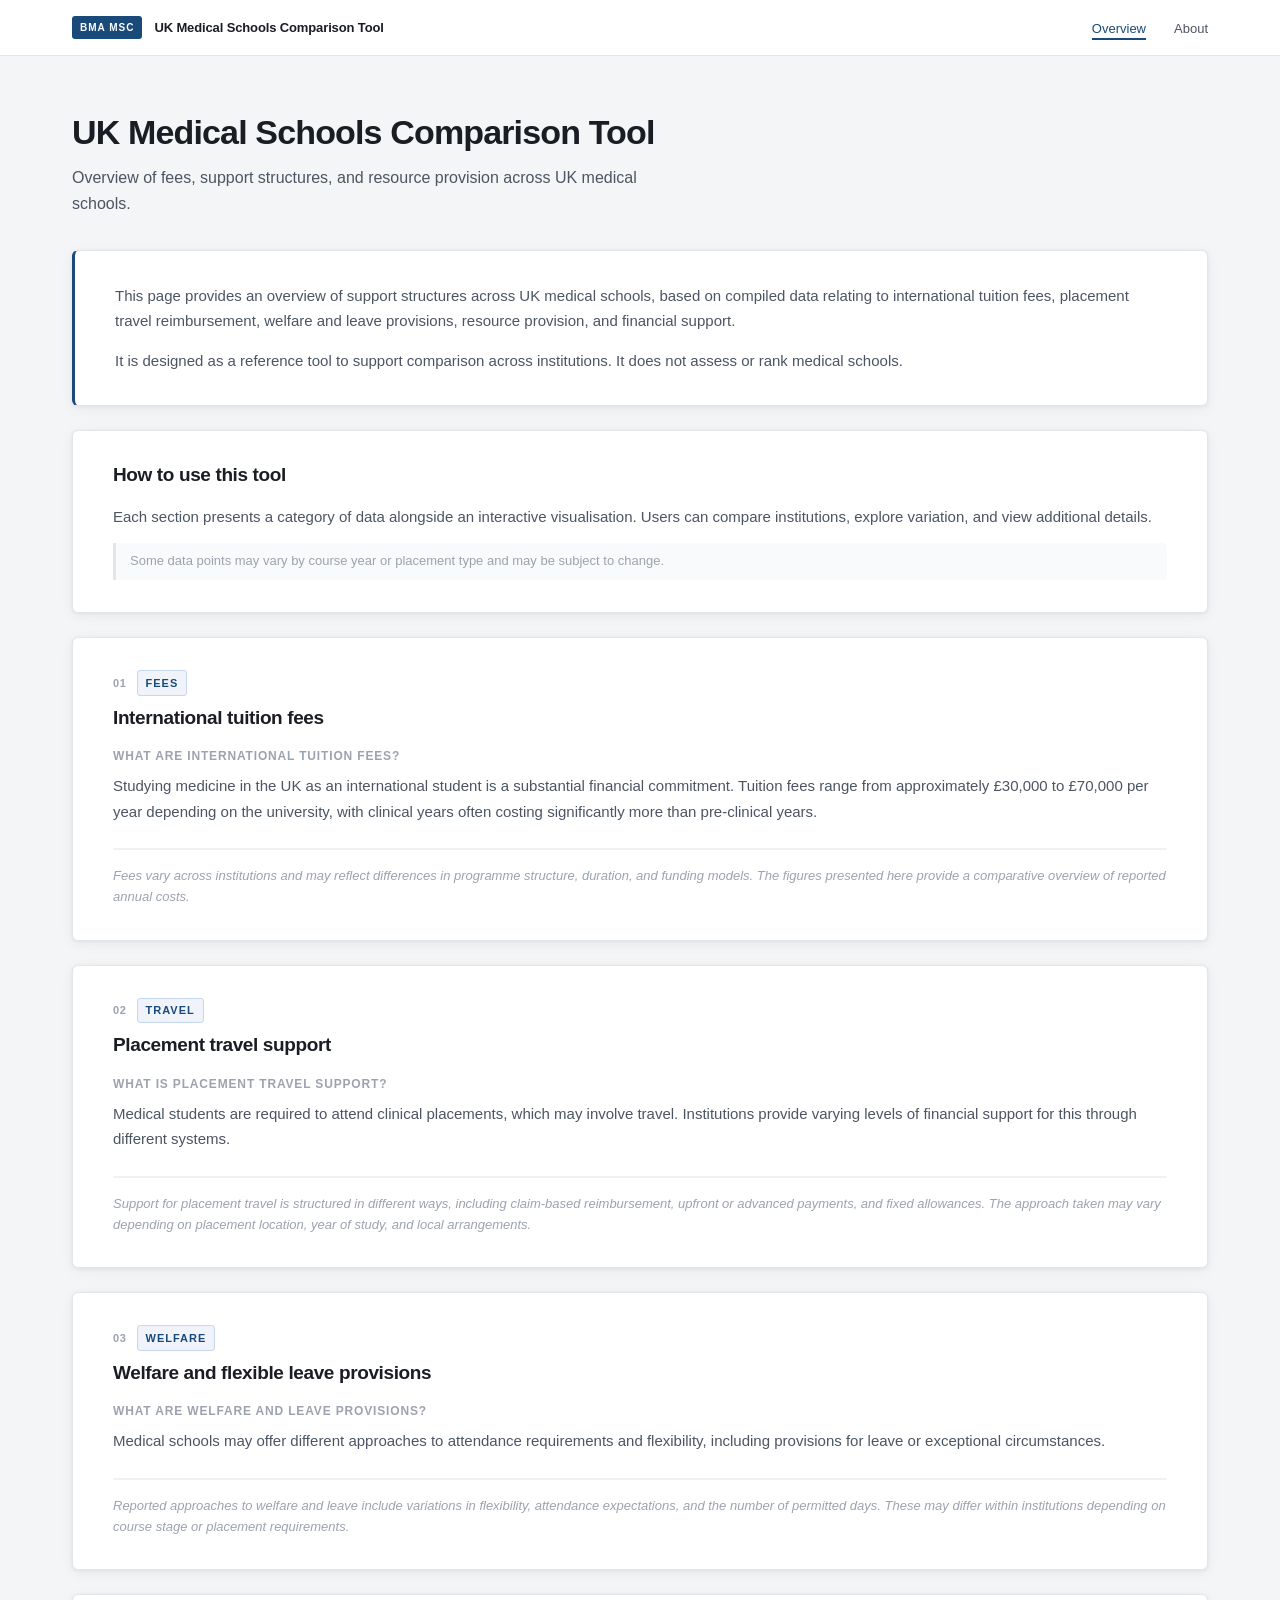
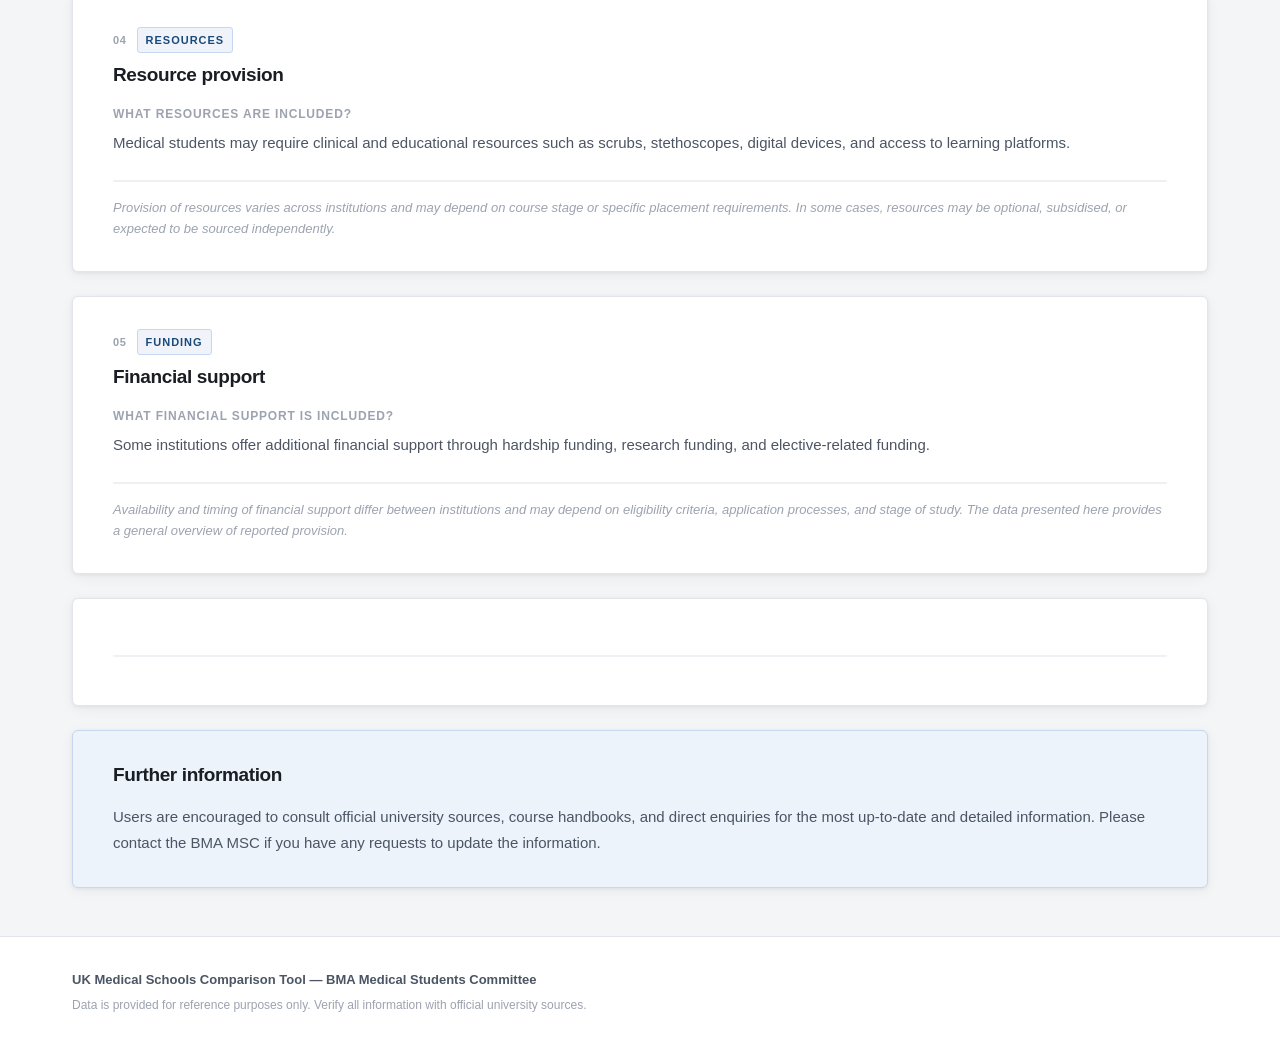
<file: index.html>
<!DOCTYPE html>
<html lang="en">
<head>
  <meta charset="UTF-8">
  <meta name="viewport" content="width=device-width, initial-scale=1.0">
  <meta name="description" content="UK Medical Schools Comparison Tool — compare international fees, support structures, and resource provision across UK medical schools.">
  <title>UK Medical Schools Comparison Tool</title>
  <link rel="stylesheet" href="css/styles.css">
</head>
<body>

  <header class="site-header">
    <div class="container">
      <nav class="nav">
        <div class="nav-brand">
          <span class="nav-tag">BMA MSC</span>
          <span class="nav-title">UK Medical Schools Comparison Tool</span>
        </div>
        <ul class="nav-links">
          <li><a href="index.html" class="active">Overview</a></li>
          <li><a href="about.html">About</a></li>
        </ul>
      </nav>
    </div>
  </header>

  <main>
    <div class="container">

      <!-- Hero -->
      <section class="hero">
        <h1 class="hero-title">UK Medical Schools Comparison Tool</h1>
        <p class="hero-subtitle">Overview of fees, support structures, and resource provision across UK medical schools.</p>
      </section>

      <!-- Intro -->
      <section class="panel intro-panel">
        <p>This page provides an overview of support structures across UK medical schools, based on compiled data relating to international tuition fees, placement travel reimbursement, welfare and leave provisions, resource provision, and financial support.</p>
        <p>It is designed as a reference tool to support comparison across institutions. It does not assess or rank medical schools.</p>
      </section>

      <!-- How to use -->
      <section class="panel">
        <h2 class="panel-heading">How to use this tool</h2>
        <p>Each section presents a category of data alongside an interactive visualisation. Users can compare institutions, explore variation, and view additional details.</p>
        <p class="note">Some data points may vary by course year or placement type and may be subject to change.</p>
      </section>

      <!-- Section 1: Tuition Fees -->
      <section class="panel data-panel" id="tuition-fees">
        <div class="section-label-row">
          <span class="section-num">01</span>
          <span class="section-tag">Fees</span>
        </div>
        <h2 class="panel-heading">International tuition fees</h2>
        <p class="sub-label">What are international tuition fees?</p>
        <p>Studying medicine in the UK as an international student is a substantial financial commitment. Tuition fees range from approximately £30,000 to £70,000 per year depending on the university, with clinical years often costing significantly more than pre-clinical years.</p>
        <div class="flourish-container">
          <div class="flourish-embed flourish-chart" data-src="story/3597189"><script src="https://public.flourish.studio/resources/embed.js"></script><noscript><img src="https://public.flourish.studio/story/3597189/thumbnail" width="100%" alt="visualization" /></noscript></div>
        </div>
        <p class="chart-caption">Fees vary across institutions and may reflect differences in programme structure, duration, and funding models. The figures presented here provide a comparative overview of reported annual costs.</p>
      </section>

      <!-- Section 2: Travel Support -->
      <section class="panel data-panel" id="travel-support">
        <div class="section-label-row">
          <span class="section-num">02</span>
          <span class="section-tag">Travel</span>
        </div>
        <h2 class="panel-heading">Placement travel support</h2>
        <p class="sub-label">What is placement travel support?</p>
        <p>Medical students are required to attend clinical placements, which may involve travel. Institutions provide varying levels of financial support for this through different systems.</p>
        <div class="flourish-container">
          <div class="flourish-embed flourish-chart" data-src="visualisation/27810907"><script src="https://public.flourish.studio/resources/embed.js"></script><noscript><img src="https://public.flourish.studio/visualisation/27810907/thumbnail" width="100%" alt="visualization" /></noscript></div>
        </div>
        <p class="chart-caption">Support for placement travel is structured in different ways, including claim-based reimbursement, upfront or advanced payments, and fixed allowances. The approach taken may vary depending on placement location, year of study, and local arrangements.</p>
      </section>

      <!-- Section 3: Welfare & Leave -->
      <section class="panel data-panel" id="welfare-leave">
        <div class="section-label-row">
          <span class="section-num">03</span>
          <span class="section-tag">Welfare</span>
        </div>
        <h2 class="panel-heading">Welfare and flexible leave provisions</h2>
        <p class="sub-label">What are welfare and leave provisions?</p>
        <p>Medical schools may offer different approaches to attendance requirements and flexibility, including provisions for leave or exceptional circumstances.</p>
        <div class="flourish-container">
          <div class="flourish-embed flourish-chart" data-src="visualisation/27818042"><script src="https://public.flourish.studio/resources/embed.js"></script><noscript><img src="https://public.flourish.studio/visualisation/27818042/thumbnail" width="100%" alt="visualization" /></noscript></div>
        </div>
        <p class="chart-caption">Reported approaches to welfare and leave include variations in flexibility, attendance expectations, and the number of permitted days. These may differ within institutions depending on course stage or placement requirements.</p>
      </section>

      <!-- Section 4: Resources -->
      <section class="panel data-panel" id="resources">
        <div class="section-label-row">
          <span class="section-num">04</span>
          <span class="section-tag">Resources</span>
        </div>
        <h2 class="panel-heading">Resource provision</h2>
        <p class="sub-label">What resources are included?</p>
        <p>Medical students may require clinical and educational resources such as scrubs, stethoscopes, digital devices, and access to learning platforms.</p>
        <div class="flourish-container">
          <div class="flourish-embed flourish-chart" data-src="visualisation/27800569"><script src="https://public.flourish.studio/resources/embed.js"></script><noscript><img src="https://public.flourish.studio/visualisation/27800569/thumbnail" width="100%" alt="visualization" /></noscript></div>
        </div>
        <p class="chart-caption">Provision of resources varies across institutions and may depend on course stage or specific placement requirements. In some cases, resources may be optional, subsidised, or expected to be sourced independently.</p>
      </section>

      <!-- Section 5: Financial Support -->
      <section class="panel data-panel" id="financial-support">
        <div class="section-label-row">
          <span class="section-num">05</span>
          <span class="section-tag">Funding</span>
        </div>
        <h2 class="panel-heading">Financial support</h2>
        <p class="sub-label">What financial support is included?</p>
        <p>Some institutions offer additional financial support through hardship funding, research funding, and elective-related funding.</p>
        <div class="flourish-container">
          <div class="flourish-embed flourish-chart" data-src="visualisation/28546764"><script src="https://public.flourish.studio/resources/embed.js"></script><noscript><img src="https://public.flourish.studio/visualisation/28546764/thumbnail" width="100%" alt="visualization" /></noscript></div>
        </div>
        <p class="chart-caption">Availability and timing of financial support differ between institutions and may depend on eligibility criteria, application processes, and stage of study. The data presented here provides a general overview of reported provision.</p>
      </section>

      <!-- Summary Chart -->
      <section class="panel data-panel" id="summary">
        <div class="flourish-container">
          <div class="flourish-embed flourish-chart" data-src="visualisation/28546052"><script src="https://public.flourish.studio/resources/embed.js"></script><noscript><img src="https://public.flourish.studio/visualisation/28546052/thumbnail" width="100%" alt="visualization" /></noscript></div>
        </div>
      </section>

      <!-- Further Information -->
      <section class="panel further-panel" id="further-info">
        <h2 class="panel-heading">Further information</h2>
        <p>Users are encouraged to consult official university sources, course handbooks, and direct enquiries for the most up-to-date and detailed information. Please contact the BMA MSC if you have any requests to update the information.</p>
      </section>

    </div>
  </main>

  <footer class="site-footer">
    <div class="container">
      <div class="footer-inner">
        <p class="footer-text">UK Medical Schools Comparison Tool &mdash; BMA Medical Students Committee</p>
        <p class="footer-note">Data is provided for reference purposes only. Verify all information with official university sources.</p>
      </div>
    </div>
  </footer>

  <script src="js/app.js"></script>
</body>
</html>
</file>
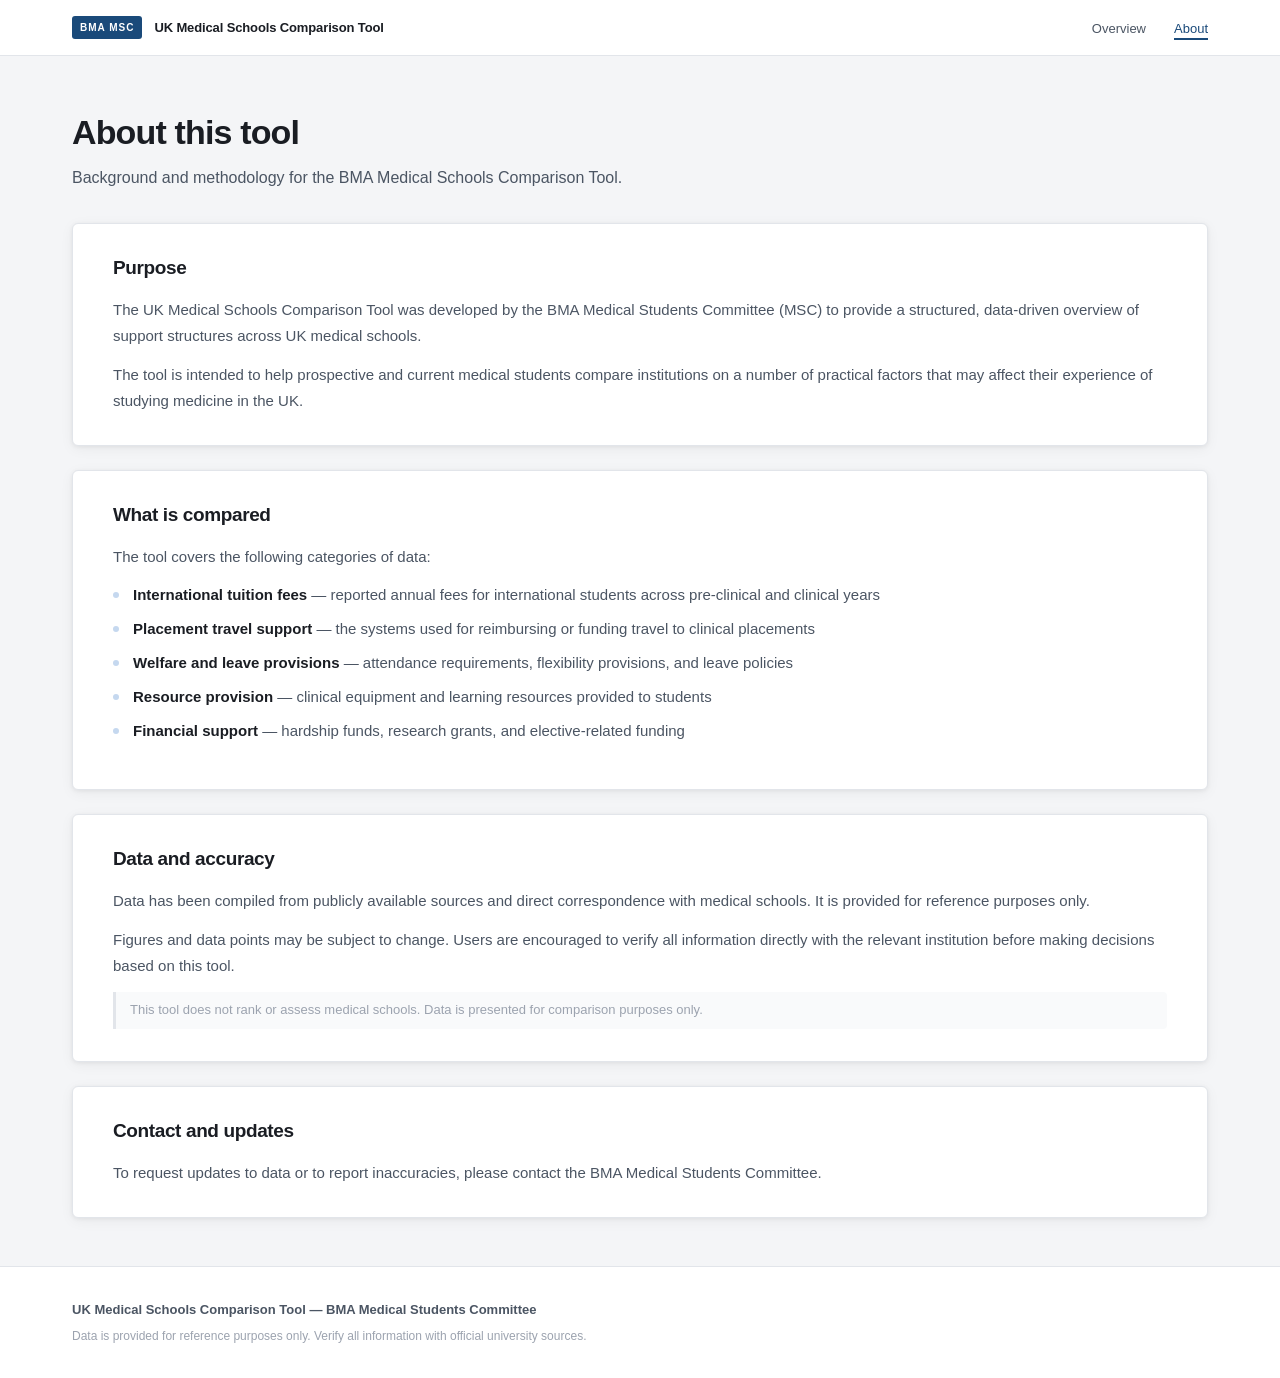
<file: about.html>
<!DOCTYPE html>
<html lang="en">
<head>
  <meta charset="UTF-8">
  <meta name="viewport" content="width=device-width, initial-scale=1.0">
  <meta name="description" content="About the UK Medical Schools Comparison Tool — BMA Medical Students Committee.">
  <title>About &mdash; UK Medical Schools Comparison Tool</title>
  <link rel="stylesheet" href="css/styles.css">
</head>
<body>

  <header class="site-header">
    <div class="container">
      <nav class="nav">
        <div class="nav-brand">
          <span class="nav-tag">BMA MSC</span>
          <span class="nav-title">UK Medical Schools Comparison Tool</span>
        </div>
        <ul class="nav-links">
          <li><a href="index.html">Overview</a></li>
          <li><a href="about.html" class="active">About</a></li>
        </ul>
      </nav>
    </div>
  </header>

  <main>
    <div class="container">

      <section class="hero">
        <h1 class="hero-title">About this tool</h1>
        <p class="hero-subtitle">Background and methodology for the BMA Medical Schools Comparison Tool.</p>
      </section>

      <section class="panel">
        <h2 class="panel-heading">Purpose</h2>
        <p>The UK Medical Schools Comparison Tool was developed by the BMA Medical Students Committee (MSC) to provide a structured, data-driven overview of support structures across UK medical schools.</p>
        <p>The tool is intended to help prospective and current medical students compare institutions on a number of practical factors that may affect their experience of studying medicine in the UK.</p>
      </section>

      <section class="panel">
        <h2 class="panel-heading">What is compared</h2>
        <p>The tool covers the following categories of data:</p>
        <ul class="about-list">
          <li><strong>International tuition fees</strong> &mdash; reported annual fees for international students across pre-clinical and clinical years</li>
          <li><strong>Placement travel support</strong> &mdash; the systems used for reimbursing or funding travel to clinical placements</li>
          <li><strong>Welfare and leave provisions</strong> &mdash; attendance requirements, flexibility provisions, and leave policies</li>
          <li><strong>Resource provision</strong> &mdash; clinical equipment and learning resources provided to students</li>
          <li><strong>Financial support</strong> &mdash; hardship funds, research grants, and elective-related funding</li>
        </ul>
      </section>

      <section class="panel">
        <h2 class="panel-heading">Data and accuracy</h2>
        <p>Data has been compiled from publicly available sources and direct correspondence with medical schools. It is provided for reference purposes only.</p>
        <p>Figures and data points may be subject to change. Users are encouraged to verify all information directly with the relevant institution before making decisions based on this tool.</p>
        <p class="note">This tool does not rank or assess medical schools. Data is presented for comparison purposes only.</p>
      </section>

      <section class="panel">
        <h2 class="panel-heading">Contact and updates</h2>
        <p>To request updates to data or to report inaccuracies, please contact the BMA Medical Students Committee.</p>
      </section>

    </div>
  </main>

  <footer class="site-footer">
    <div class="container">
      <div class="footer-inner">
        <p class="footer-text">UK Medical Schools Comparison Tool &mdash; BMA Medical Students Committee</p>
        <p class="footer-note">Data is provided for reference purposes only. Verify all information with official university sources.</p>
      </div>
    </div>
  </footer>

</body>
</html>
</file>
<file: css/styles.css>
/* ============================================================
   UK Medical Schools Comparison Tool — Stylesheet
   Clinical / academic aesthetic. Max-width 1200px.
   ============================================================ */

/* --- Reset & custom properties --- */
*, *::before, *::after {
  box-sizing: border-box;
  margin: 0;
  padding: 0;
}

:root {
  --bg:            #f4f5f7;
  --card-bg:       #ffffff;
  --border:        #e2e5ea;
  --border-light:  #eef0f3;
  --text-primary:  #1a1d23;
  --text-secondary:#4b5563;
  --text-muted:    #9ca3af;
  --accent:        #1a4a7a;
  --accent-mid:    #2563a8;
  --accent-light:  #edf3fb;
  --accent-border: #c5d8ef;
  --tag-bg:        #f0f4fa;
  --tag-text:      #1a4a7a;
  --green-bg:      #ecfdf5;
  --green-text:    #065f46;
  --amber-bg:      #fffbeb;
  --amber-text:    #92400e;
  --red-bg:        #fef2f2;
  --red-text:      #991b1b;
  --shadow-sm:     0 1px 3px rgba(0,0,0,0.06), 0 1px 8px rgba(0,0,0,0.04);
  --shadow:        0 1px 4px rgba(0,0,0,0.06), 0 3px 14px rgba(0,0,0,0.05);
  --radius:        6px;
  --max-width:     1200px;
  --font:          -apple-system, BlinkMacSystemFont, 'Segoe UI', 'Inter',
                   'Helvetica Neue', Arial, sans-serif;
}

html {
  scroll-behavior: smooth;
  font-size: 16px;
}

body {
  font-family: var(--font);
  background: var(--bg);
  color: var(--text-primary);
  line-height: 1.7;
  -webkit-font-smoothing: antialiased;
  -moz-osx-font-smoothing: grayscale;
}

/* --- Layout --- */
.container {
  max-width: var(--max-width);
  margin: 0 auto;
  padding: 0 2rem;
}

/* --- Header & Navigation --- */
.site-header {
  background: #ffffff;
  border-bottom: 1px solid var(--border);
  position: sticky;
  top: 0;
  z-index: 100;
}

.nav {
  display: flex;
  align-items: center;
  justify-content: space-between;
  padding: 0.875rem 0;
  gap: 1.5rem;
}

.nav-brand {
  display: flex;
  align-items: center;
  gap: 0.75rem;
  min-width: 0;
}

.nav-tag {
  flex-shrink: 0;
  background: var(--accent);
  color: #ffffff;
  font-size: 0.625rem;
  font-weight: 700;
  letter-spacing: 0.1em;
  text-transform: uppercase;
  padding: 0.2rem 0.5rem;
  border-radius: 3px;
}

.nav-title {
  font-size: 0.8125rem;
  font-weight: 600;
  color: var(--text-primary);
  letter-spacing: -0.01em;
  white-space: nowrap;
  overflow: hidden;
  text-overflow: ellipsis;
}

.nav-links {
  list-style: none;
  display: flex;
  gap: 1.75rem;
  flex-shrink: 0;
}

.nav-links a {
  font-size: 0.8125rem;
  font-weight: 500;
  color: var(--text-secondary);
  text-decoration: none;
  padding-bottom: 2px;
  border-bottom: 2px solid transparent;
  transition: color 0.15s ease, border-color 0.15s ease;
}

.nav-links a:hover,
.nav-links a.active {
  color: var(--accent);
  border-bottom-color: var(--accent);
}

/* --- Hero --- */
.hero {
  padding: 3.5rem 0 2rem;
}

.hero-title {
  font-size: clamp(1.5rem, 3vw, 2.125rem);
  font-weight: 700;
  letter-spacing: -0.025em;
  line-height: 1.2;
  color: var(--text-primary);
  margin-bottom: 0.75rem;
}

.hero-subtitle {
  font-size: 1rem;
  color: var(--text-secondary);
  max-width: 620px;
  line-height: 1.65;
}

/* --- Panels --- */
.panel {
  background: var(--card-bg);
  border: 1px solid var(--border);
  border-radius: var(--radius);
  padding: 2rem 2.5rem;
  margin-bottom: 1.5rem;
  box-shadow: var(--shadow);
}

.panel-heading {
  font-size: 1.1875rem;
  font-weight: 700;
  letter-spacing: -0.02em;
  color: var(--text-primary);
  margin-bottom: 1rem;
  line-height: 1.3;
}

.panel p {
  color: var(--text-secondary);
  font-size: 0.9375rem;
  margin-bottom: 0.875rem;
  line-height: 1.7;
}

.panel p:last-child {
  margin-bottom: 0;
}

/* --- Section label row --- */
.section-label-row {
  display: flex;
  align-items: center;
  gap: 0.625rem;
  margin-bottom: 0.625rem;
}

.section-num {
  font-size: 0.6875rem;
  font-weight: 700;
  color: var(--text-muted);
  letter-spacing: 0.06em;
  font-variant-numeric: tabular-nums;
}

.section-tag {
  font-size: 0.6875rem;
  font-weight: 600;
  text-transform: uppercase;
  letter-spacing: 0.09em;
  color: var(--tag-text);
  background: var(--tag-bg);
  padding: 0.15rem 0.5rem;
  border-radius: 3px;
  border: 1px solid var(--accent-border);
}

.sub-label {
  font-size: 0.75rem !important;
  font-weight: 700;
  text-transform: uppercase;
  letter-spacing: 0.07em;
  color: var(--text-muted) !important;
  margin-bottom: 0.4rem !important;
}

/* --- Note / callout --- */
.note {
  background: #f9fafb;
  border-left: 3px solid var(--border);
  padding: 0.5rem 0.875rem;
  font-size: 0.8125rem !important;
  color: var(--text-muted) !important;
  border-radius: 0 4px 4px 0;
  line-height: 1.6 !important;
}

/* --- Flourish embed --- */
.flourish-container {
  margin: 1.5rem 0 1rem;
  border-radius: 4px;
  overflow: hidden;
  border: 1px solid var(--border-light);
}

.flourish-container .flourish-embed {
  display: block;
  width: 100%;
}

/* --- Chart placeholders --- */
.chart-container {
  position: relative;
  margin: 1.5rem 0 1rem;
  background: #f9fafb;
  border: 1px solid var(--border-light);
  border-radius: 4px;
  overflow: hidden;
  min-height: 260px;
  display: flex;
  align-items: stretch;
}

.chart-img {
  width: 100%;
  height: auto;
  display: block;
  min-height: 260px;
  object-fit: cover;
  opacity: 0.5;
}

.chart-overlay {
  position: absolute;
  inset: 0;
  display: flex;
  align-items: center;
  justify-content: center;
  background: repeating-linear-gradient(
    45deg,
    transparent,
    transparent 12px,
    rgba(0, 0, 0, 0.015) 12px,
    rgba(0, 0, 0, 0.015) 24px
  );
}

.chart-type-label {
  font-size: 0.7rem;
  font-weight: 600;
  text-transform: uppercase;
  letter-spacing: 0.09em;
  color: var(--text-muted);
  background: rgba(255, 255, 255, 0.92);
  padding: 0.35rem 0.875rem;
  border-radius: 3px;
  border: 1px solid var(--border);
}

.chart-caption {
  font-size: 0.8125rem !important;
  color: var(--text-muted) !important;
  font-style: italic;
  line-height: 1.6 !important;
}

/* --- Intro & further panels --- */
.intro-panel {
  border-left: 3px solid var(--accent);
}

.further-panel {
  background: var(--accent-light);
  border-color: var(--accent-border);
}

/* --- Comparison table --- */
.table-controls {
  display: flex;
  align-items: center;
  justify-content: space-between;
  margin: 1rem 0;
  gap: 0.75rem;
  flex-wrap: wrap;
}

.filter-group {
  display: flex;
  gap: 0.5rem;
  flex-wrap: wrap;
}

.filter-select {
  padding: 0.45rem 0.65rem;
  border: 1px solid var(--border);
  border-radius: 4px;
  font-size: 0.8125rem;
  font-family: var(--font);
  color: var(--text-secondary);
  background: #ffffff;
  outline: none;
  cursor: pointer;
  transition: border-color 0.15s;
}

.filter-select:focus {
  border-color: var(--accent-mid);
  box-shadow: 0 0 0 3px rgba(37,99,168,0.1);
}

.search-input {
  width: 280px;
  padding: 0.5rem 0.75rem;
  border: 1px solid var(--border);
  border-radius: 4px;
  font-size: 0.875rem;
  font-family: var(--font);
  color: var(--text-primary);
  background: #ffffff;
  outline: none;
  transition: border-color 0.15s, box-shadow 0.15s;
}

.search-input:focus {
  border-color: var(--accent-mid);
  box-shadow: 0 0 0 3px rgba(37, 99, 168, 0.1);
}

.search-input::placeholder {
  color: var(--text-muted);
}

.table-meta {
  font-size: 0.8125rem;
  color: var(--text-muted);
}

.table-wrapper {
  overflow-x: auto;
  border: 1px solid var(--border);
  border-radius: 5px;
}

.comparison-table {
  width: 100%;
  border-collapse: collapse;
  font-size: 0.875rem;
}

.comparison-table thead th {
  text-align: left;
  padding: 0.75rem 1rem;
  font-size: 0.7rem;
  font-weight: 700;
  text-transform: uppercase;
  letter-spacing: 0.07em;
  color: var(--text-muted);
  background: #f9fafb;
  border-bottom: 1px solid var(--border);
  white-space: nowrap;
}

.comparison-table thead th.sortable {
  cursor: pointer;
  user-select: none;
  transition: color 0.12s, background 0.12s;
}

.comparison-table thead th.sortable:hover {
  color: var(--accent);
  background: var(--accent-light);
}

.comparison-table thead th.sort-asc .sort-icon,
.comparison-table thead th.sort-desc .sort-icon {
  color: var(--accent);
  opacity: 1;
}

.sort-icon {
  font-size: 0.7rem;
  opacity: 0.35;
  margin-left: 0.25rem;
}

.comparison-table tbody td {
  padding: 0.75rem 1rem;
  border-bottom: 1px solid var(--border-light);
  color: var(--text-secondary);
  vertical-align: top;
  line-height: 1.5;
}

.comparison-table tbody tr:last-child td {
  border-bottom: none;
}

.comparison-table tbody tr:hover td {
  background: #fafbfc;
}

/* --- Table column widths & cell styles --- */
.th-uni      { min-width: 170px; }
.th-fees     { min-width: 170px; }
.th-travel   { min-width: 150px; }
.th-yn       { min-width: 76px;  text-align: center; }
.th-fund     { min-width: 190px; }
.th-elective { min-width: 95px;  white-space: nowrap; }
.th-expand   { width: 36px; }

.col-uni  {
  font-weight: 600;
  color: var(--text-primary) !important;
  white-space: nowrap;
}
.col-fees {
  font-size: 0.8125rem;
  font-weight: 500;
  color: var(--text-primary);
  white-space: nowrap;
}
.col-yn       { text-align: center; vertical-align: middle !important; }
.col-fund     { font-size: 0.8125rem; max-width: 200px; }
.col-elective { font-size: 0.8125rem; white-space: nowrap; }
.col-expand   { width: 36px; text-align: center; vertical-align: middle !important; }

/* zebra striping */
.comparison-table tbody tr.data-row:nth-child(4n+1) td,
.comparison-table tbody tr.data-row:nth-child(4n+2) td {
  background: #fafbfc;
}
.comparison-table tbody tr.data-row:hover td,
.comparison-table tbody tr.data-row.row-open td {
  background: var(--accent-light) !important;
}

.fees-val {
  font-size: 0.8125rem;
  font-weight: 500;
  color: var(--text-primary);
}

.muted {
  color: var(--text-muted);
  font-style: italic;
  font-size: 0.8125rem;
}

.expand-icon {
  display: inline-block;
  font-size: 0.65rem;
  transition: transform 0.2s ease;
  opacity: 0.4;
  color: var(--text-muted);
}

.data-row {
  cursor: pointer;
  transition: background 0.1s;
}

.data-row:hover .expand-icon { opacity: 0.9; }

.data-row.row-open .expand-icon {
  transform: rotate(180deg);
  opacity: 1;
  color: var(--accent);
}

.data-row.row-open td {
  border-bottom: none;
}

/* --- Expandable detail row --- */
.detail-row {
  display: none;
}

.detail-row[aria-hidden="false"] {
  display: table-row;
}

.detail-row td {
  padding: 0 !important;
  border-bottom: 2px solid var(--accent-border) !important;
  background: #f5f8fd;
}

.detail-grid {
  display: grid;
  grid-template-columns: 1fr 1fr 1fr;
  padding: 1.25rem 1.5rem;
  gap: 1rem 2rem;
}

.detail-block {
  min-width: 0;
}

.detail-label {
  font-size: 0.6875rem;
  font-weight: 700;
  text-transform: uppercase;
  letter-spacing: 0.08em;
  color: var(--accent);
  margin-bottom: 0.35rem;
}

.detail-value {
  font-size: 0.8125rem;
  color: var(--text-secondary);
  line-height: 1.6;
  white-space: pre-wrap;
  word-break: break-word;
}

.detail-sub {
  margin-bottom: 0.25rem;
  font-size: 0.8125rem;
  color: var(--text-secondary);
}

.detail-sub-label {
  font-weight: 600;
  color: var(--text-primary);
}

.resource-tag {
  display: inline-block;
  background: var(--tag-bg);
  color: var(--tag-text);
  border: 1px solid var(--accent-border);
  font-size: 0.7rem;
  font-weight: 600;
  padding: 0.15rem 0.45rem;
  border-radius: 3px;
  margin: 0.1rem 0.1rem 0.1rem 0;
}

.na-cell {
  color: var(--text-muted);
  font-style: italic;
  font-size: 0.8125rem;
}

.table-note {
  font-size: 0.75rem !important;
  color: var(--text-muted) !important;
  margin-top: 0.75rem !important;
  font-style: italic;
}

/* --- Badges --- */
.badge {
  display: inline-block;
  font-size: 0.6875rem;
  font-weight: 600;
  padding: 0.2rem 0.5rem;
  border-radius: 3px;
  letter-spacing: 0.01em;
  white-space: nowrap;
}

.b-yes    { background: var(--green-bg); color: var(--green-text); }
.b-no     { background: var(--red-bg);   color: var(--red-text);   }
.b-nr     { background: #f3f4f6;         color: var(--text-muted); }
.b-travel { background: #eff6ff;         color: #1d4ed8;           }

.loading-cell {
  text-align: center !important;
  color: var(--text-muted) !important;
  padding: 2.5rem !important;
  font-style: italic;
}

/* --- About page list --- */
.about-list {
  list-style: none;
  margin: 0.5rem 0 0.875rem;
  display: flex;
  flex-direction: column;
  gap: 0.625rem;
}

.about-list li {
  font-size: 0.9375rem;
  color: var(--text-secondary);
  line-height: 1.6;
  padding-left: 1.25rem;
  position: relative;
}

.about-list li::before {
  content: '';
  position: absolute;
  left: 0;
  top: 0.55em;
  width: 6px;
  height: 6px;
  border-radius: 50%;
  background: var(--accent-border);
}

.about-list strong {
  color: var(--text-primary);
  font-weight: 600;
}

/* --- Footer --- */
.site-footer {
  border-top: 1px solid var(--border);
  background: #ffffff;
  margin-top: 3rem;
}

.footer-inner {
  padding: 2rem 0;
}

.footer-text {
  font-size: 0.8125rem !important;
  font-weight: 600;
  color: var(--text-secondary) !important;
  margin-bottom: 0.25rem !important;
}

.footer-note {
  font-size: 0.75rem !important;
  color: var(--text-muted) !important;
  margin-bottom: 0 !important;
}

/* --- Utilities --- */
.sr-only {
  position: absolute;
  width: 1px;
  height: 1px;
  padding: 0;
  margin: -1px;
  overflow: hidden;
  clip: rect(0, 0, 0, 0);
  white-space: nowrap;
  border: 0;
}

/* --- Responsive --- */
@media (max-width: 900px) {
  .nav-title { display: none; }
}

@media (max-width: 680px) {
  .container { padding: 0 1rem; }

  .panel { padding: 1.5rem 1.25rem; }

  .hero { padding: 2.25rem 0 1.5rem; }

  .table-controls {
    flex-direction: column;
    align-items: stretch;
  }

  .search-input { width: 100%; }

  .comparison-table thead th,
  .comparison-table tbody td {
    padding: 0.625rem 0.75rem;
    font-size: 0.8125rem;
  }

  .detail-grid {
    grid-template-columns: 1fr 1fr;
  }

  .filter-group {
    width: 100%;
  }

  .filter-select {
    flex: 1;
    min-width: 140px;
  }
}

@media (max-width: 480px) {
  .nav-links { gap: 1rem; }
  .hero-title { font-size: 1.375rem; }
}
</file>
